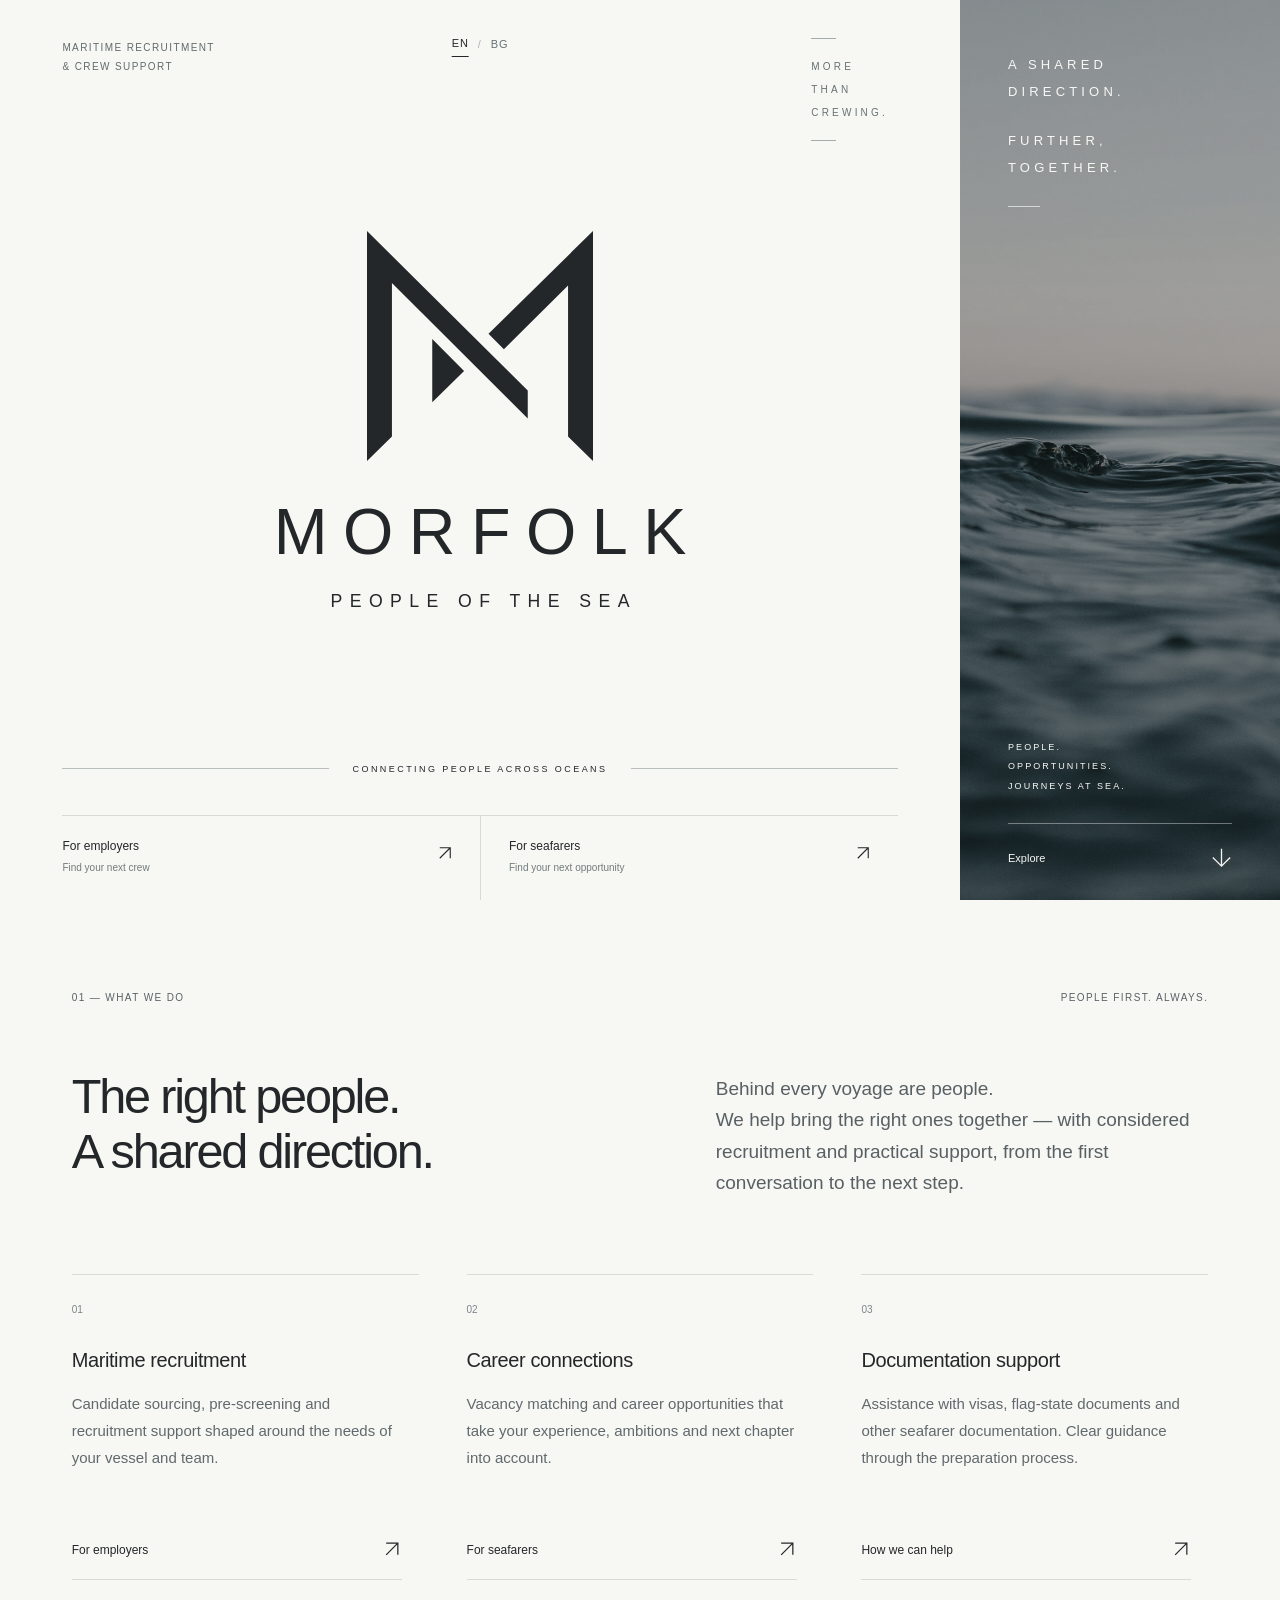
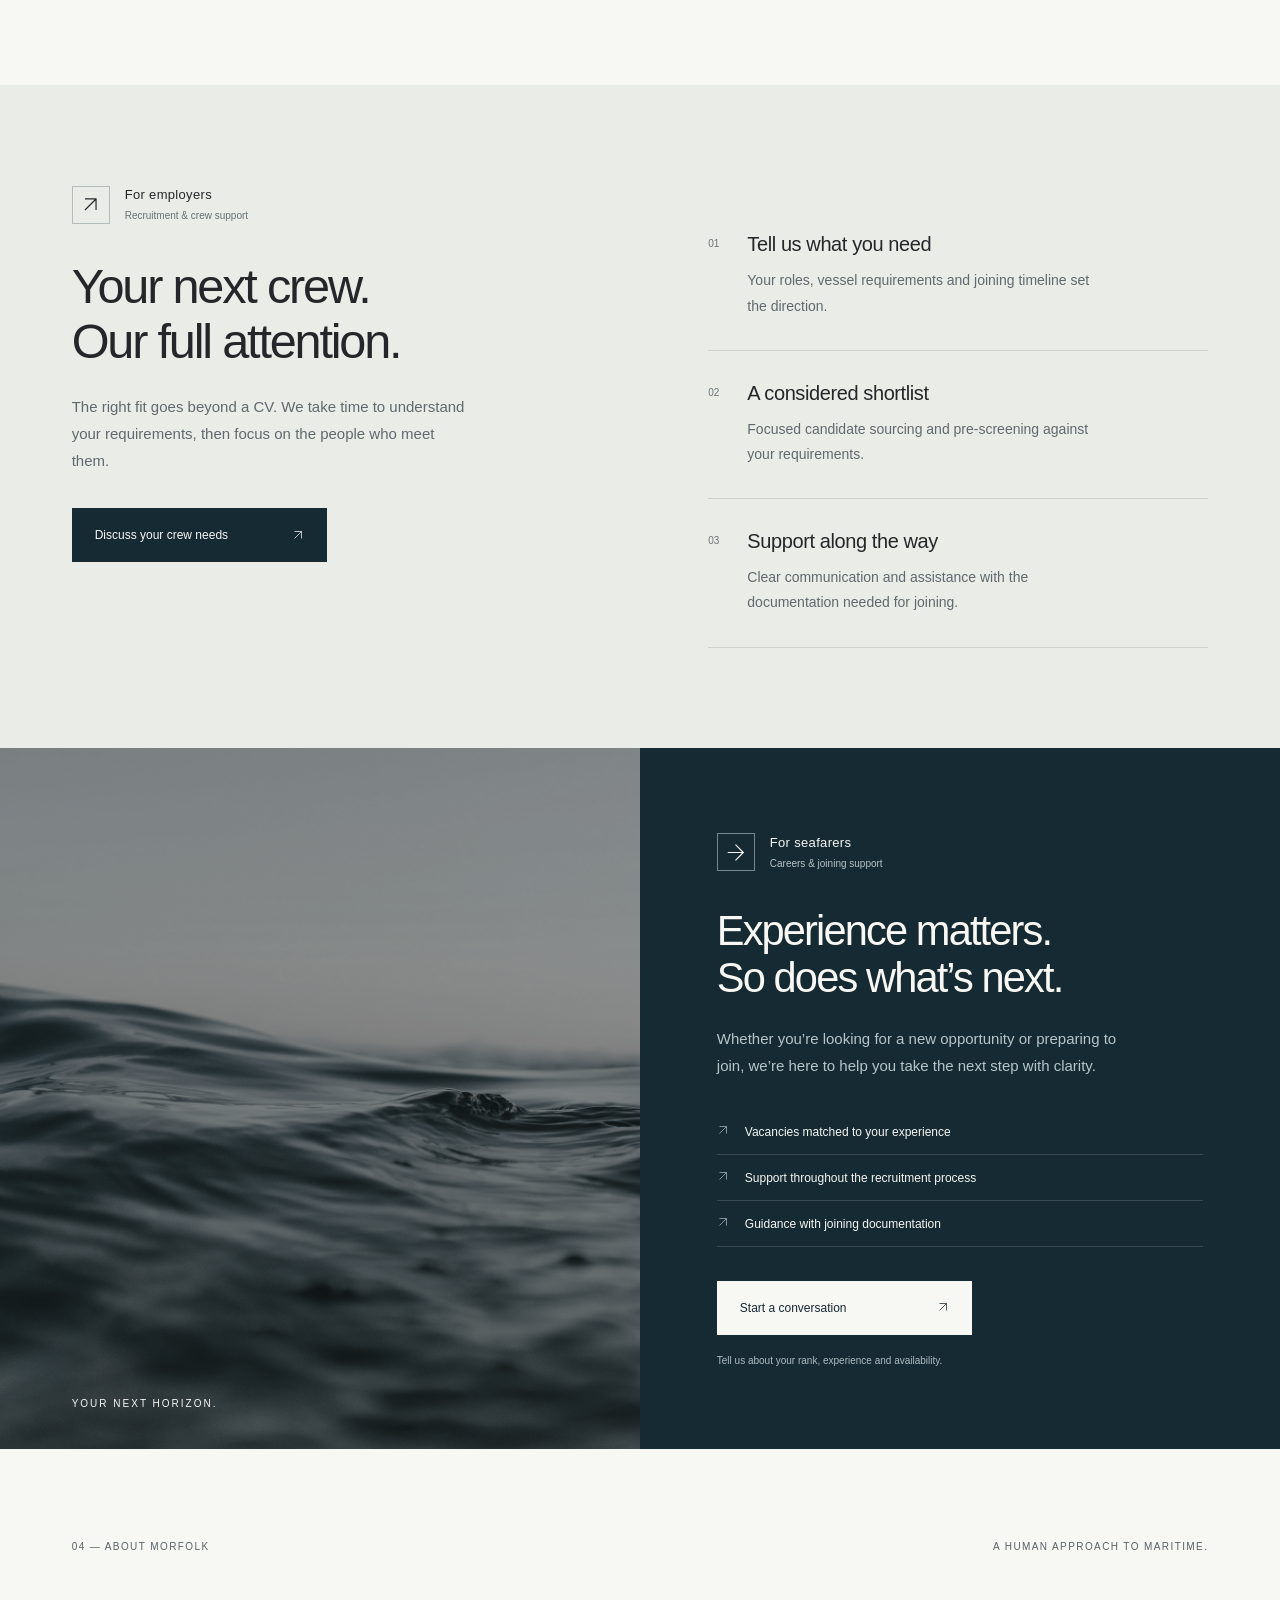
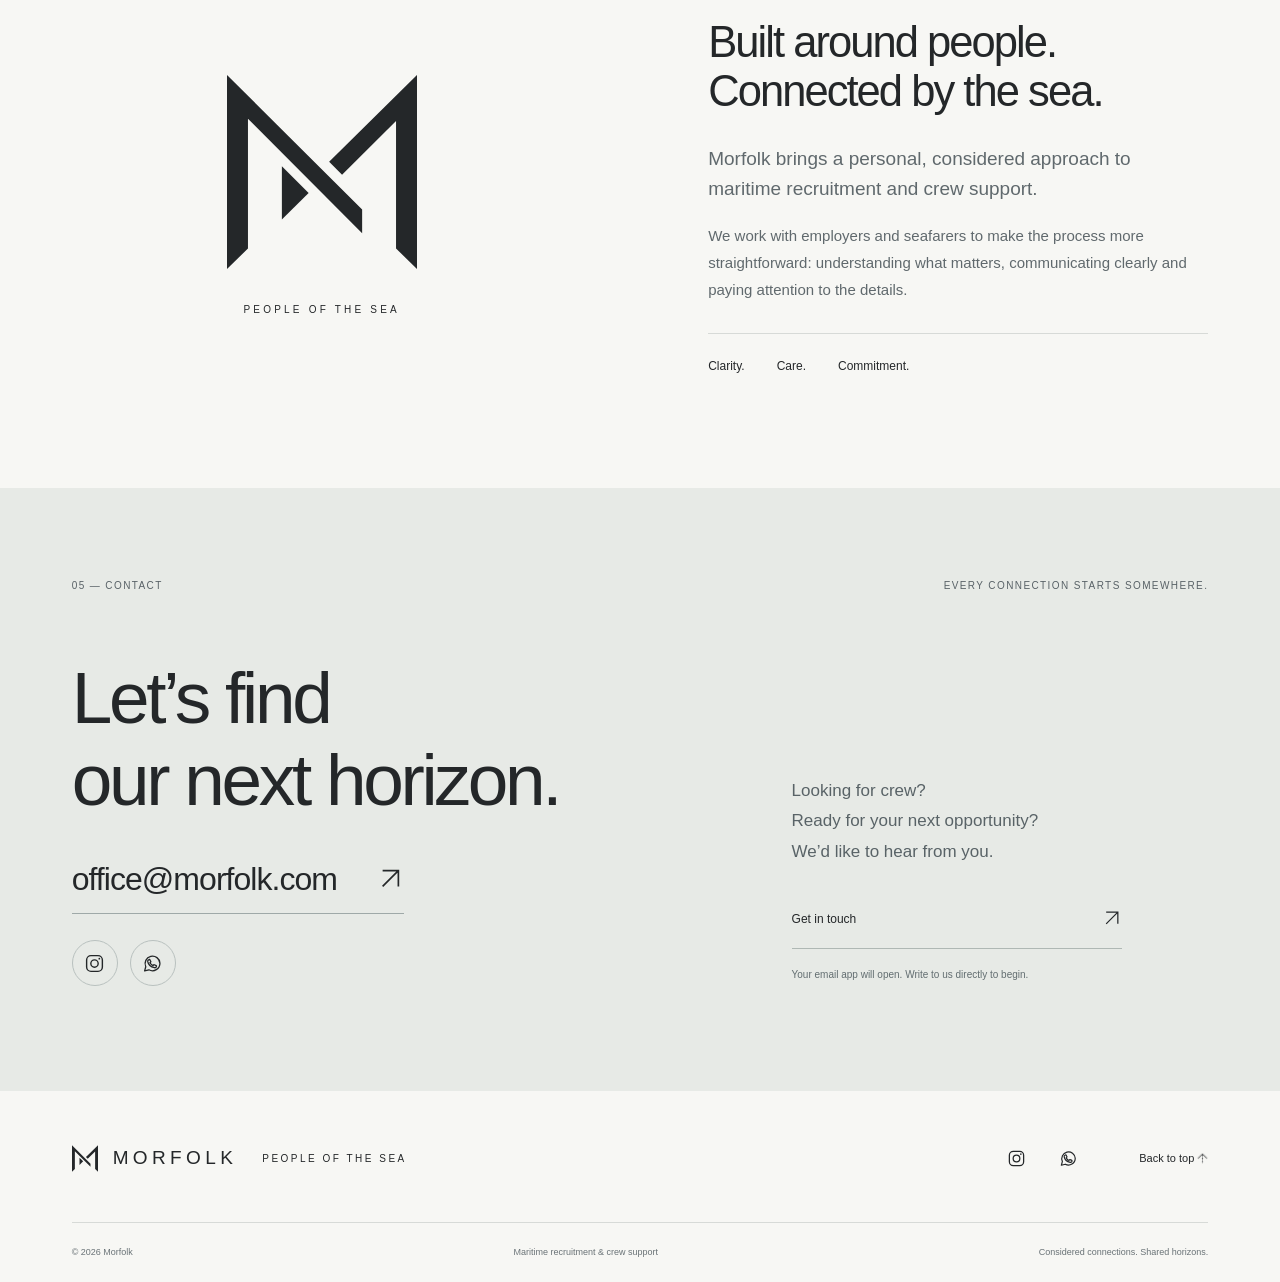
<file: index.html>
<!doctype html>
<html lang="en">
<head>
<meta charset="utf-8"><meta name="viewport" content="width=device-width, initial-scale=1">
<title>MORFOLK — Maritime Recruitment & Crew Support</title>
<meta name="description" content="People of the sea. Morfolk connects maritime employers and seafarers through recruitment, career opportunities and practical documentation support.">
<link rel="canonical" href="https://www.morfolk.com/">
<link rel="alternate" hreflang="en" href="https://www.morfolk.com/"><link rel="alternate" hreflang="bg" href="https://www.morfolk.com/bg.html"><link rel="alternate" hreflang="x-default" href="https://www.morfolk.com/">
<meta name="theme-color" content="#162A33">
<meta property="og:type" content="website"><meta property="og:title" content="MORFOLK — People of the sea"><meta property="og:description" content="Maritime recruitment & crew support. The right people. A shared direction."><meta property="og:image" content="https://www.morfolk.com/assets/social-card.png"><meta name="twitter:card" content="summary_large_image">
<link rel="icon" type="image/svg+xml" href="assets/mark.svg"><link rel="stylesheet" href="styles.css?v=20261029-social"><link rel="preload" as="image" href="assets/ocean.jpg"><script src="script.js" defer></script>
<meta property="og:url" content="https://www.morfolk.com/"><meta property="og:site_name" content="MORFOLK">
<script type="application/ld+json">{"@context": "https://schema.org", "@graph": [{"@type": "WebSite", "@id": "https://www.morfolk.com/#website", "url": "https://www.morfolk.com/", "name": "MORFOLK", "alternateName": "Morfolk", "inLanguage": ["en", "bg"], "publisher": {"@id": "https://www.morfolk.com/#organization"}}, {"@type": "Organization", "@id": "https://www.morfolk.com/#organization", "name": "MORFOLK", "url": "https://www.morfolk.com/", "logo": "https://www.morfolk.com/assets/mark.svg", "email": "office@morfolk.com", "description": "Maritime Recruitment & Crew Support"}]}</script>
</head>
<body>
<a class="skip" href="#main">Skip to content</a>
<header class="header"><a class="brand" href="#home" aria-label="Morfolk home"><img src="assets/mark.svg" width="30" height="31" alt=""><span>MORFOLK</span></a><button class="menu-toggle" aria-expanded="false" aria-controls="navigation">Menu <span>＋</span></button><nav id="navigation" aria-label="Main navigation"><a href="#approach">Our approach</a><a href="#employers">For employers</a><a href="#seafarers">For seafarers</a><a class="nav-contact" href="#contact">Let’s talk <span><i class="arrow arrow-ne" aria-hidden="true"></i></span></a><div class="language-switch" aria-label="Language"><a href="index.html" lang="en" hreflang="en" aria-current="page">EN</a><span aria-hidden="true">/</span><a href="bg.html" lang="bg" hreflang="bg">BG</a></div></nav></header>
<main id="main">
<section class="brand-cover" id="home" aria-labelledby="hero-title">
<div class="cover-paper">
<div class="language-switch" aria-label="Language"><a href="index.html" lang="en" hreflang="en" aria-current="page">EN</a><span aria-hidden="true">/</span><a href="bg.html" lang="bg" hreflang="bg">BG</a></div>
<div class="cover-caption">Maritime recruitment<br>& crew support</div>
<div class="cover-note">More<br>than<br>crewing.</div>
<div class="cover-identity"><img class="cover-mark" src="assets/mark.svg" width="426" height="434" alt=""><h1 id="hero-title">MORFOLK</h1><p class="cover-tagline">PEOPLE OF THE SEA</p></div>
<div class="cover-baseline"><span></span><p>Connecting people across oceans</p><span></span></div>
<div class="cover-paths"><a href="#employers"><span>For employers</span><small>Find your next crew</small><b aria-hidden="true"><i class="arrow arrow-ne" aria-hidden="true"></i></b></a><a href="#seafarers"><span>For seafarers</span><small>Find your next opportunity</small><b aria-hidden="true"><i class="arrow arrow-ne" aria-hidden="true"></i></b></a></div>
</div>
<div class="cover-ocean"><img src="assets/ocean.jpg" alt="Dark ocean waves beneath a quiet grey sky" fetchpriority="high"><div class="ocean-title">A shared<br>direction.<br><span>Further,<br>together.</span></div><div class="ocean-bottom"><p>People.<br>Opportunities.<br>Journeys at sea.</p><a href="#approach" aria-label="Discover Morfolk">Explore <span aria-hidden="true"><i class="arrow arrow-down" aria-hidden="true"></i></span></a></div></div>
</section>
<section class="section approach" id="approach"><div class="section-label"><span>01 — What we do</span><span>People first. Always.</span></div><div class="intro-grid reveal"><h2>The right people.<br>A shared direction.</h2><p class="lead">Behind every voyage are people.<br>We help bring the right ones together — with considered recruitment and practical support, from the first conversation to the next step.</p></div><div class="services"><article class="reveal"><span class="number">01</span><h3>Maritime recruitment</h3><p>Candidate sourcing, pre-screening and recruitment support shaped around the needs of your vessel and team.</p><a class="text-link" href="#employers">For employers <span><i class="arrow arrow-ne" aria-hidden="true"></i></span></a></article><article class="reveal"><span class="number">02</span><h3>Career connections</h3><p>Vacancy matching and career opportunities that take your experience, ambitions and next chapter into account.</p><a class="text-link" href="#seafarers">For seafarers <span><i class="arrow arrow-ne" aria-hidden="true"></i></span></a></article><article class="reveal"><span class="number">03</span><h3>Documentation support</h3><p>Assistance with visas, flag-state documents and other seafarer documentation. Clear guidance through the preparation process.</p><a class="text-link" href="#contact">How we can help <span><i class="arrow arrow-ne" aria-hidden="true"></i></span></a></article></div></section>
<section class="section audience employers" id="employers"><div class="audience-heading reveal"><div class="audience-label"><span class="audience-symbol" aria-hidden="true"><i class="arrow arrow-ne" aria-hidden="true"></i></span><div><span>For employers</span><small>Recruitment & crew support</small></div></div><h2>Your next crew.<br>Our full attention.</h2><p>The right fit goes beyond a CV. We take time to understand your requirements, then focus on the people who meet them.</p><a class="button dark" href="mailto:office@morfolk.com?subject=Crew%20requirements">Discuss your crew needs <span><i class="arrow arrow-ne" aria-hidden="true"></i></span></a></div><div class="process reveal"><div><span>01</span><section><h3>Tell us what you need</h3><p>Your roles, vessel requirements and joining timeline set the direction.</p></section></div><div><span>02</span><section><h3>A considered shortlist</h3><p>Focused candidate sourcing and pre-screening against your requirements.</p></section></div><div><span>03</span><section><h3>Support along the way</h3><p>Clear communication and assistance with the documentation needed for joining.</p></section></div></div></section>
<section class="seafarers" id="seafarers"><div class="sea-panel" aria-hidden="true"><img src="assets/ocean.jpg" alt="" loading="lazy"><span>YOUR NEXT HORIZON.</span></div><div class="seafarer-content reveal"><div class="audience-label"><span class="audience-symbol" aria-hidden="true"><i class="arrow arrow-right" aria-hidden="true"></i></span><div><span>For seafarers</span><small>Careers & joining support</small></div></div><h2>Experience matters.<br>So does what’s next.</h2><p>Whether you’re looking for a new opportunity or preparing to join, we’re here to help you take the next step with clarity.</p><ul class="simple-list"><li>Vacancies matched to your experience</li><li>Support throughout the recruitment process</li><li>Guidance with joining documentation</li></ul><a class="button light" href="mailto:office@morfolk.com?subject=Seafarer%20career%20enquiry">Start a conversation <span><i class="arrow arrow-ne" aria-hidden="true"></i></span></a><small>Tell us about your rank, experience and availability.</small></div></section>
<section class="section about" id="about"><div class="section-label"><span>04 — About Morfolk</span><span>A human approach to maritime.</span></div><div class="about-grid"><div class="brand-art reveal"><img src="assets/mark.svg" width="245" height="250" alt="Morfolk geometric M emblem"><span>PEOPLE OF THE SEA</span></div><div class="reveal"><h2>Built around people.<br>Connected by the sea.</h2><p class="lead">Morfolk brings a personal, considered approach to maritime recruitment and crew support.</p><p>We work with employers and seafarers to make the process more straightforward: understanding what matters, communicating clearly and paying attention to the details.</p><div class="values"><span>Clarity.</span><span>Care.</span><span>Commitment.</span></div></div></div></section>
<section class="section contact" id="contact"><div class="section-label"><span>05 — Contact</span><span>Every connection starts somewhere.</span></div><div class="contact-grid reveal"><div><h2>Let’s find<br>our next horizon.</h2><a class="email" href="mailto:office@morfolk.com">office@morfolk.com <span><i class="arrow arrow-ne" aria-hidden="true"></i></span></a><div class="social-links" aria-label="Social media"><a href="https://www.instagram.com/morfolk_com/" target="_blank" rel="noopener noreferrer" aria-label="MORFOLK on Instagram" title="Instagram"><svg viewBox="0 0 24 24" fill="none" stroke="currentColor" stroke-width="1.6" aria-hidden="true"><rect x="3" y="3" width="18" height="18" rx="5"/><circle cx="12" cy="12" r="4.2"/><circle cx="17.5" cy="6.5" r="1" fill="currentColor" stroke="none"/></svg></a><a href="https://wa.me/359895255242" target="_blank" rel="noopener noreferrer" aria-label="Chat with MORFOLK on WhatsApp" title="WhatsApp"><svg viewBox="0 0 24 24" fill="none" stroke="currentColor" stroke-width="1.5" stroke-linecap="round" stroke-linejoin="round" aria-hidden="true"><path d="M20.5 11.7a8.5 8.5 0 0 1-12.6 7.5L3 20.5l1.3-4.8a8.5 8.5 0 1 1 16.2-4Z"/><path d="M8 7.5c.4-.3.8-.2 1 .2l1 2c.2.3.1.5-.2.8l-.7.7c.8 1.5 1.8 2.5 3.5 3.3l.8-1c.2-.2.5-.3.8-.1l2 1c.3.2.4.5.3.9-.3 1.1-1.2 1.7-2.3 1.5-3.9-.7-7.1-3.8-7.7-7.2-.1-.8.6-1.7 1.5-2.1Z"/></svg></a></div></div><div class="contact-note"><p>Looking for crew?<br>Ready for your next opportunity?<br>We’d like to hear from you.</p><a class="text-link" href="mailto:office@morfolk.com">Get in touch <span><i class="arrow arrow-ne" aria-hidden="true"></i></span></a><small>Your email app will open. Write to us directly to begin.</small></div></div></section>
</main><footer class="footer"><div class="footer-top"><a class="brand" href="#home"><img src="assets/mark.svg" width="26" height="27" alt=""><span>MORFOLK</span></a><span class="footer-tag">PEOPLE OF THE SEA</span><div class="social-links" aria-label="Social media"><a href="https://www.instagram.com/morfolk_com/" target="_blank" rel="noopener noreferrer" aria-label="MORFOLK on Instagram" title="Instagram"><svg viewBox="0 0 24 24" fill="none" stroke="currentColor" stroke-width="1.6" aria-hidden="true"><rect x="3" y="3" width="18" height="18" rx="5"/><circle cx="12" cy="12" r="4.2"/><circle cx="17.5" cy="6.5" r="1" fill="currentColor" stroke="none"/></svg></a><a href="https://wa.me/359895255242" target="_blank" rel="noopener noreferrer" aria-label="Chat with MORFOLK on WhatsApp" title="WhatsApp"><svg viewBox="0 0 24 24" fill="none" stroke="currentColor" stroke-width="1.5" stroke-linecap="round" stroke-linejoin="round" aria-hidden="true"><path d="M20.5 11.7a8.5 8.5 0 0 1-12.6 7.5L3 20.5l1.3-4.8a8.5 8.5 0 1 1 16.2-4Z"/><path d="M8 7.5c.4-.3.8-.2 1 .2l1 2c.2.3.1.5-.2.8l-.7.7c.8 1.5 1.8 2.5 3.5 3.3l.8-1c.2-.2.5-.3.8-.1l2 1c.3.2.4.5.3.9-.3 1.1-1.2 1.7-2.3 1.5-3.9-.7-7.1-3.8-7.7-7.2-.1-.8.6-1.7 1.5-2.1Z"/></svg></a></div><a href="#home">Back to top <i class="arrow arrow-up" aria-hidden="true"></i></a></div><div class="footer-bottom"><span>© <span id="year">2026</span> Morfolk</span><span>Maritime recruitment & crew support</span><span>Considered connections. Shared horizons.</span></div></footer>
</body></html>
</file>
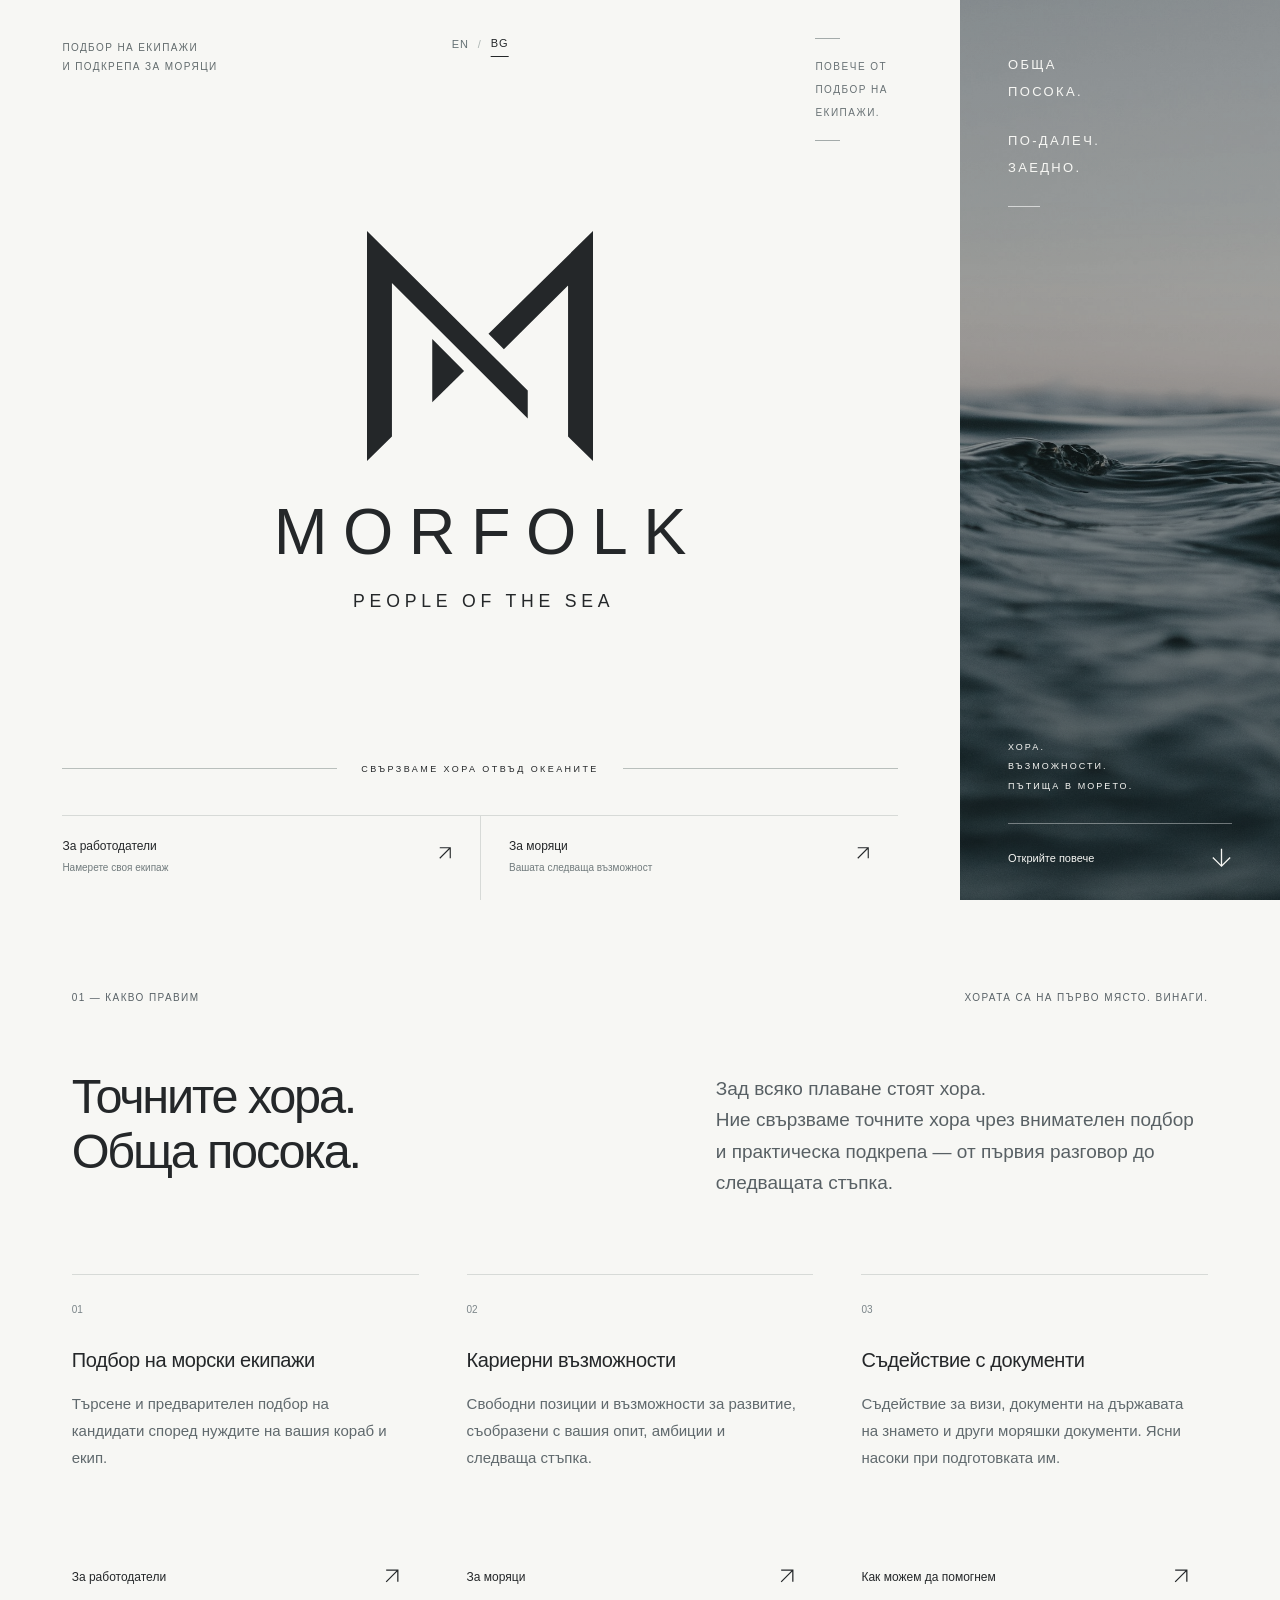
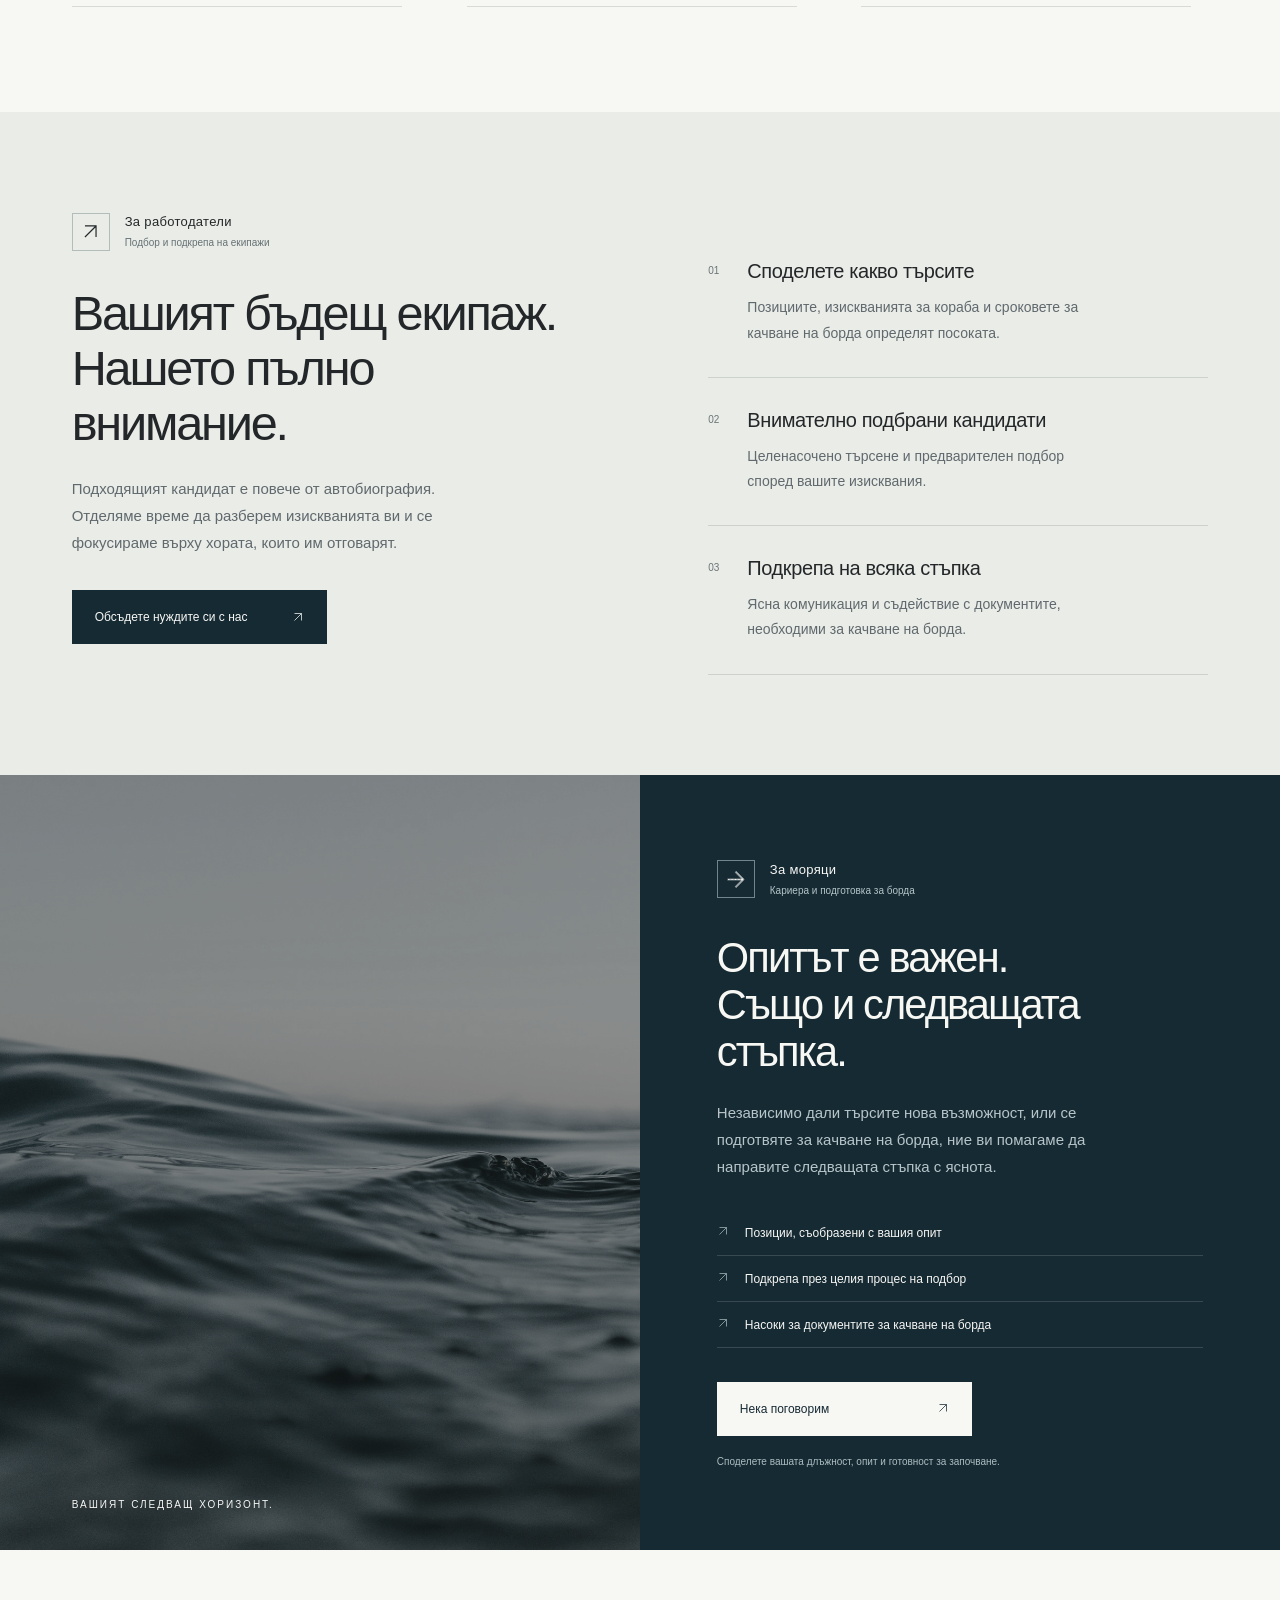
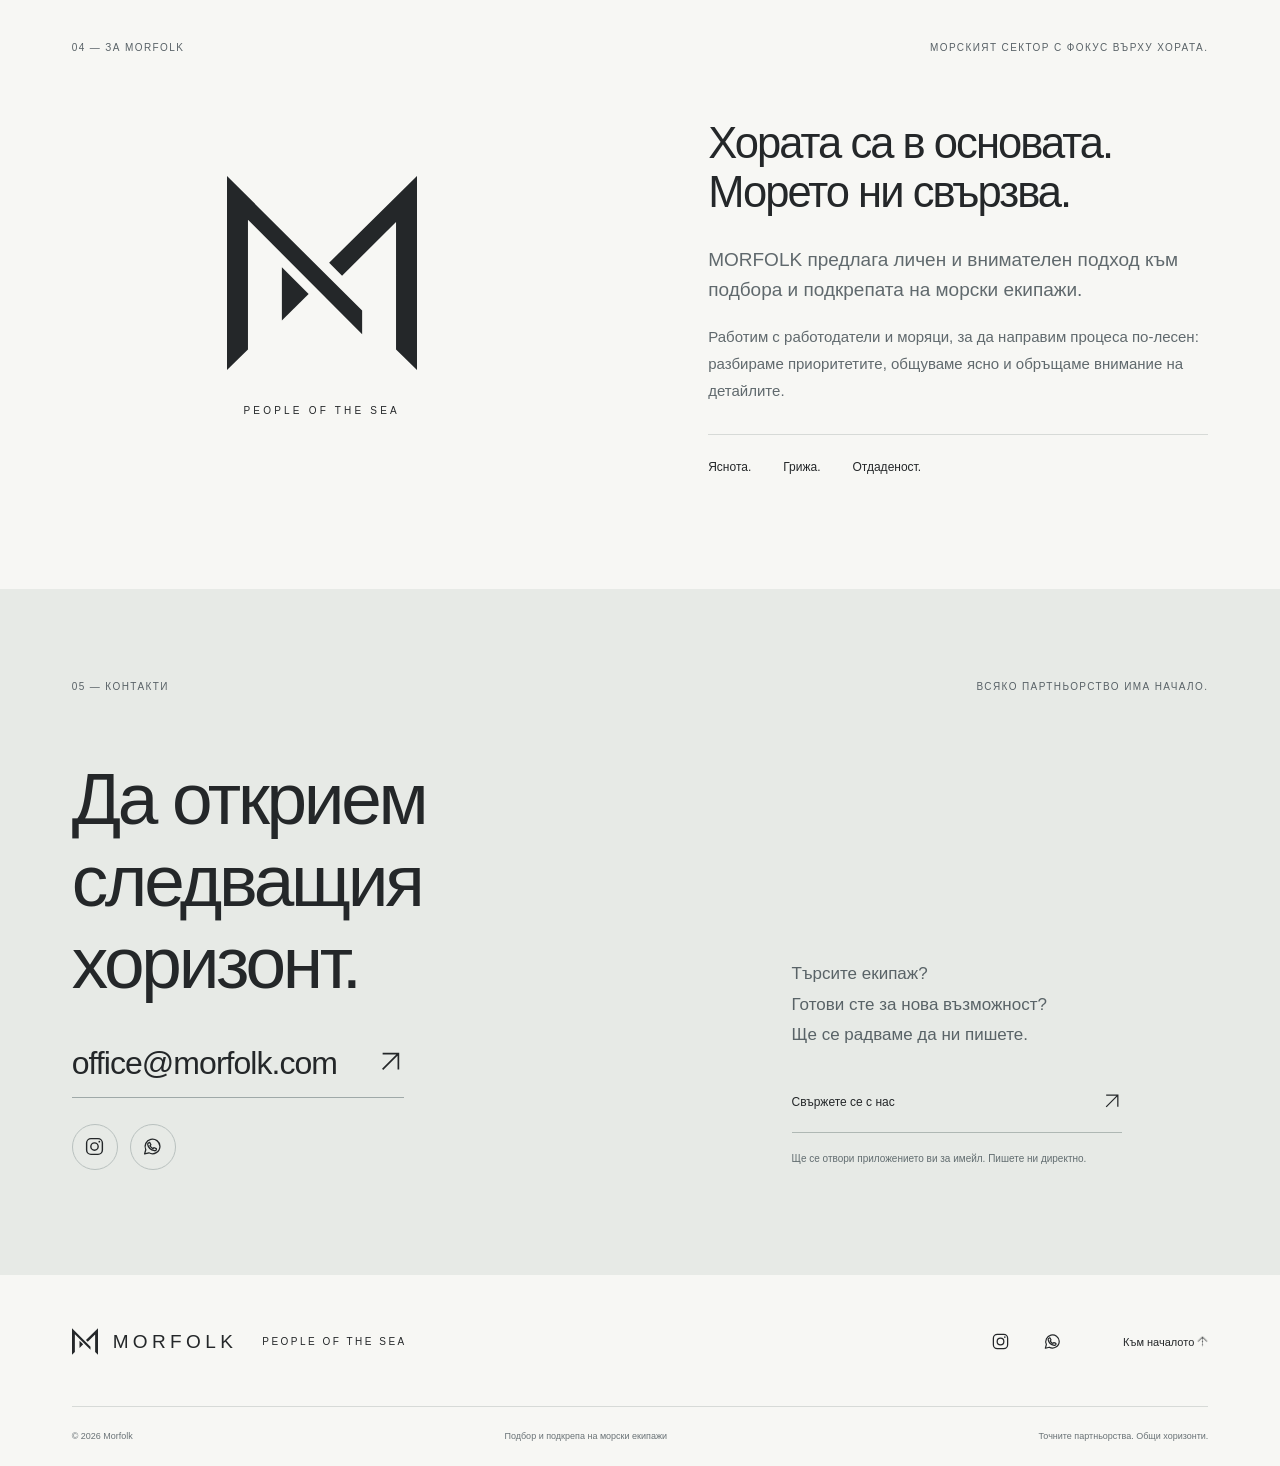
<file: bg.html>
<!doctype html>
<html lang="bg">
<head>
<meta charset="utf-8"><meta name="viewport" content="width=device-width, initial-scale=1">
<title>MORFOLK — Подбор и подкрепа на морски екипажи</title>
<meta name="description" content="People of the sea. MORFOLK свързва работодатели и моряци чрез подбор на екипажи, кариерни възможности и съдействие с документи.">
<link rel="canonical" href="https://www.morfolk.com/bg.html">
<link rel="alternate" hreflang="en" href="https://www.morfolk.com/"><link rel="alternate" hreflang="bg" href="https://www.morfolk.com/bg.html"><link rel="alternate" hreflang="x-default" href="https://www.morfolk.com/">
<meta name="theme-color" content="#162A33">
<meta property="og:type" content="website"><meta property="og:title" content="MORFOLK — People of the sea"><meta property="og:description" content="Подбор и подкрепа на морски екипажи. Точните хора. Обща посока."><meta property="og:image" content="https://www.morfolk.com/assets/social-card.png"><meta name="twitter:card" content="summary_large_image">
<link rel="icon" type="image/svg+xml" href="assets/mark.svg"><link rel="stylesheet" href="styles.css?v=20261029-social"><link rel="preload" as="image" href="assets/ocean.jpg"><script src="script.js" defer></script>
<meta property="og:url" content="https://www.morfolk.com/bg.html"><meta property="og:site_name" content="MORFOLK">
<script type="application/ld+json">{"@context": "https://schema.org", "@graph": [{"@type": "WebSite", "@id": "https://www.morfolk.com/#website", "url": "https://www.morfolk.com/", "name": "MORFOLK", "alternateName": "Morfolk", "inLanguage": ["en", "bg"], "publisher": {"@id": "https://www.morfolk.com/#organization"}}, {"@type": "Organization", "@id": "https://www.morfolk.com/#organization", "name": "MORFOLK", "url": "https://www.morfolk.com/", "logo": "https://www.morfolk.com/assets/mark.svg", "email": "office@morfolk.com", "description": "Maritime Recruitment & Crew Support"}]}</script>
</head>
<body>
<a class="skip" href="#main">Към съдържанието</a>
<header class="header"><a class="brand" href="#home" aria-label="MORFOLK — начало"><img src="assets/mark.svg" width="30" height="31" alt=""><span>MORFOLK</span></a><button class="menu-toggle" aria-expanded="false" aria-controls="navigation">Меню <span>＋</span></button><nav id="navigation" aria-label="Основна навигация"><a href="#approach">Нашият подход</a><a href="#employers">За работодатели</a><a href="#seafarers">За моряци</a><a class="nav-contact" href="#contact">Свържете се с нас <span><i class="arrow arrow-ne" aria-hidden="true"></i></span></a><div class="language-switch" aria-label="Език"><a href="index.html" lang="en" hreflang="en">EN</a><span aria-hidden="true">/</span><a href="bg.html" lang="bg" hreflang="bg" aria-current="page">BG</a></div></nav></header>
<main id="main">
<section class="brand-cover" id="home" aria-labelledby="hero-title">
<div class="cover-paper">
<div class="language-switch" aria-label="Език"><a href="index.html" lang="en" hreflang="en">EN</a><span aria-hidden="true">/</span><a href="bg.html" lang="bg" hreflang="bg" aria-current="page">BG</a></div>
<div class="cover-caption">Подбор на екипажи<br>и подкрепа за моряци</div>
<div class="cover-note">Повече от<br>подбор на<br>екипажи.</div>
<div class="cover-identity"><img class="cover-mark" src="assets/mark.svg" width="426" height="434" alt=""><h1 id="hero-title">MORFOLK</h1><p class="cover-tagline">PEOPLE OF THE SEA</p></div>
<div class="cover-baseline"><span></span><p>Свързваме хора отвъд океаните</p><span></span></div>
<div class="cover-paths"><a href="#employers"><span>За работодатели</span><small>Намерете своя екипаж</small><b aria-hidden="true"><i class="arrow arrow-ne" aria-hidden="true"></i></b></a><a href="#seafarers"><span>За моряци</span><small>Вашата следваща възможност</small><b aria-hidden="true"><i class="arrow arrow-ne" aria-hidden="true"></i></b></a></div>
</div>
<div class="cover-ocean"><img src="assets/ocean.jpg" alt="Тъмни морски вълни под спокойно сиво небе" fetchpriority="high"><div class="ocean-title">Обща<br>посока.<br><span>По-далеч.<br>Заедно.</span></div><div class="ocean-bottom"><p>Хора.<br>Възможности.<br>Пътища в морето.</p><a href="#approach" aria-label="Открийте MORFOLK">Открийте повече <span aria-hidden="true"><i class="arrow arrow-down" aria-hidden="true"></i></span></a></div></div>
</section>
<section class="section approach" id="approach"><div class="section-label"><span>01 — Какво правим</span><span>Хората са на първо място. Винаги.</span></div><div class="intro-grid reveal"><h2>Точните хора.<br>Обща посока.</h2><p class="lead">Зад всяко плаване стоят хора.<br>Ние свързваме точните хора чрез внимателен подбор и практическа подкрепа — от първия разговор до следващата стъпка.</p></div><div class="services"><article class="reveal"><span class="number">01</span><h3>Подбор на морски екипажи</h3><p>Търсене и предварителен подбор на кандидати според нуждите на вашия кораб и екип.</p><a class="text-link" href="#employers">За работодатели <span><i class="arrow arrow-ne" aria-hidden="true"></i></span></a></article><article class="reveal"><span class="number">02</span><h3>Кариерни възможности</h3><p>Свободни позиции и възможности за развитие, съобразени с вашия опит, амбиции и следваща стъпка.</p><a class="text-link" href="#seafarers">За моряци <span><i class="arrow arrow-ne" aria-hidden="true"></i></span></a></article><article class="reveal"><span class="number">03</span><h3>Съдействие с документи</h3><p>Съдействие за визи, документи на държавата на знамето и други моряшки документи. Ясни насоки при подготовката им.</p><a class="text-link" href="#contact">Как можем да помогнем <span><i class="arrow arrow-ne" aria-hidden="true"></i></span></a></article></div></section>
<section class="section audience employers" id="employers"><div class="audience-heading reveal"><div class="audience-label"><span class="audience-symbol" aria-hidden="true"><i class="arrow arrow-ne" aria-hidden="true"></i></span><div><span>За работодатели</span><small>Подбор и подкрепа на екипажи</small></div></div><h2>Вашият бъдещ екипаж.<br>Нашето пълно внимание.</h2><p>Подходящият кандидат е повече от автобиография. Отделяме време да разберем изискванията ви и се фокусираме върху хората, които им отговарят.</p><a class="button dark" href="mailto:office@morfolk.com?subject=%D0%97%D0%B0%D0%BF%D0%B8%D1%82%D0%B2%D0%B0%D0%BD%D0%B5%20%D0%B7%D0%B0%20%D0%BF%D0%BE%D0%B4%D0%B1%D0%BE%D1%80%20%D0%BD%D0%B0%20%D0%B5%D0%BA%D0%B8%D0%BF%D0%B0%D0%B6">Обсъдете нуждите си с нас <span><i class="arrow arrow-ne" aria-hidden="true"></i></span></a></div><div class="process reveal"><div><span>01</span><section><h3>Споделете какво търсите</h3><p>Позициите, изискванията за кораба и сроковете за качване на борда определят посоката.</p></section></div><div><span>02</span><section><h3>Внимателно подбрани кандидати</h3><p>Целенасочено търсене и предварителен подбор според вашите изисквания.</p></section></div><div><span>03</span><section><h3>Подкрепа на всяка стъпка</h3><p>Ясна комуникация и съдействие с документите, необходими за качване на борда.</p></section></div></div></section>
<section class="seafarers" id="seafarers"><div class="sea-panel" aria-hidden="true"><img src="assets/ocean.jpg" alt="" loading="lazy"><span>ВАШИЯТ СЛЕДВАЩ ХОРИЗОНТ.</span></div><div class="seafarer-content reveal"><div class="audience-label"><span class="audience-symbol" aria-hidden="true"><i class="arrow arrow-right" aria-hidden="true"></i></span><div><span>За моряци</span><small>Кариера и подготовка за борда</small></div></div><h2>Опитът е важен.<br>Също и следващата стъпка.</h2><p>Независимо дали търсите нова възможност, или се подготвяте за качване на борда, ние ви помагаме да направите следващата стъпка с яснота.</p><ul class="simple-list"><li>Позиции, съобразени с вашия опит</li><li>Подкрепа през целия процес на подбор</li><li>Насоки за документите за качване на борда</li></ul><a class="button light" href="mailto:office@morfolk.com?subject=%D0%97%D0%B0%D0%BF%D0%B8%D1%82%D0%B2%D0%B0%D0%BD%D0%B5%20%D0%B7%D0%B0%20%D1%80%D0%B0%D0%B1%D0%BE%D1%82%D0%B0%20%D0%BD%D0%B0%20%D0%BC%D0%BE%D1%80%D0%B5">Нека поговорим <span><i class="arrow arrow-ne" aria-hidden="true"></i></span></a><small>Споделете вашата длъжност, опит и готовност за започване.</small></div></section>
<section class="section about" id="about"><div class="section-label"><span>04 — За MORFOLK</span><span>Морският сектор с фокус върху хората.</span></div><div class="about-grid"><div class="brand-art reveal"><img src="assets/mark.svg" width="245" height="250" alt="Геометричният знак M на MORFOLK"><span>PEOPLE OF THE SEA</span></div><div class="reveal"><h2>Хората са в основата.<br>Морето ни свързва.</h2><p class="lead">MORFOLK предлага личен и внимателен подход към подбора и подкрепата на морски екипажи.</p><p>Работим с работодатели и моряци, за да направим процеса по-лесен: разбираме приоритетите, общуваме ясно и обръщаме внимание на детайлите.</p><div class="values"><span>Яснота.</span><span>Грижа.</span><span>Отдаденост.</span></div></div></div></section>
<section class="section contact" id="contact"><div class="section-label"><span>05 — Контакти</span><span>Всяко партньорство има начало.</span></div><div class="contact-grid reveal"><div><h2>Да открием<br>следващия хоризонт.</h2><a class="email" href="mailto:office@morfolk.com">office@morfolk.com <span><i class="arrow arrow-ne" aria-hidden="true"></i></span></a><div class="social-links" aria-label="Social media"><a href="https://www.instagram.com/morfolk_com/" target="_blank" rel="noopener noreferrer" aria-label="MORFOLK on Instagram" title="Instagram"><svg viewBox="0 0 24 24" fill="none" stroke="currentColor" stroke-width="1.6" aria-hidden="true"><rect x="3" y="3" width="18" height="18" rx="5"/><circle cx="12" cy="12" r="4.2"/><circle cx="17.5" cy="6.5" r="1" fill="currentColor" stroke="none"/></svg></a><a href="https://wa.me/359895255242" target="_blank" rel="noopener noreferrer" aria-label="Chat with MORFOLK on WhatsApp" title="WhatsApp"><svg viewBox="0 0 24 24" fill="none" stroke="currentColor" stroke-width="1.5" stroke-linecap="round" stroke-linejoin="round" aria-hidden="true"><path d="M20.5 11.7a8.5 8.5 0 0 1-12.6 7.5L3 20.5l1.3-4.8a8.5 8.5 0 1 1 16.2-4Z"/><path d="M8 7.5c.4-.3.8-.2 1 .2l1 2c.2.3.1.5-.2.8l-.7.7c.8 1.5 1.8 2.5 3.5 3.3l.8-1c.2-.2.5-.3.8-.1l2 1c.3.2.4.5.3.9-.3 1.1-1.2 1.7-2.3 1.5-3.9-.7-7.1-3.8-7.7-7.2-.1-.8.6-1.7 1.5-2.1Z"/></svg></a></div></div><div class="contact-note"><p>Търсите екипаж?<br>Готови сте за нова възможност?<br>Ще се радваме да ни пишете.</p><a class="text-link" href="mailto:office@morfolk.com">Свържете се с нас <span><i class="arrow arrow-ne" aria-hidden="true"></i></span></a><small>Ще се отвори приложението ви за имейл. Пишете ни директно.</small></div></div></section>
</main><footer class="footer"><div class="footer-top"><a class="brand" href="#home"><img src="assets/mark.svg" width="26" height="27" alt=""><span>MORFOLK</span></a><span class="footer-tag">PEOPLE OF THE SEA</span><div class="social-links" aria-label="Social media"><a href="https://www.instagram.com/morfolk_com/" target="_blank" rel="noopener noreferrer" aria-label="MORFOLK on Instagram" title="Instagram"><svg viewBox="0 0 24 24" fill="none" stroke="currentColor" stroke-width="1.6" aria-hidden="true"><rect x="3" y="3" width="18" height="18" rx="5"/><circle cx="12" cy="12" r="4.2"/><circle cx="17.5" cy="6.5" r="1" fill="currentColor" stroke="none"/></svg></a><a href="https://wa.me/359895255242" target="_blank" rel="noopener noreferrer" aria-label="Chat with MORFOLK on WhatsApp" title="WhatsApp"><svg viewBox="0 0 24 24" fill="none" stroke="currentColor" stroke-width="1.5" stroke-linecap="round" stroke-linejoin="round" aria-hidden="true"><path d="M20.5 11.7a8.5 8.5 0 0 1-12.6 7.5L3 20.5l1.3-4.8a8.5 8.5 0 1 1 16.2-4Z"/><path d="M8 7.5c.4-.3.8-.2 1 .2l1 2c.2.3.1.5-.2.8l-.7.7c.8 1.5 1.8 2.5 3.5 3.3l.8-1c.2-.2.5-.3.8-.1l2 1c.3.2.4.5.3.9-.3 1.1-1.2 1.7-2.3 1.5-3.9-.7-7.1-3.8-7.7-7.2-.1-.8.6-1.7 1.5-2.1Z"/></svg></a></div><a href="#home">Към началото <i class="arrow arrow-up" aria-hidden="true"></i></a></div><div class="footer-bottom"><span>© <span id="year">2026</span> Morfolk</span><span>Подбор и подкрепа на морски екипажи</span><span>Точните партньорства. Общи хоризонти.</span></div></footer>
</body></html>
</file>
<file: styles.css>
:root{--paper:#F7F7F4;--ink:#242729;--ocean:#162A33;--steel:#7B8589;--line:#d7dad7;--gutter:clamp(24px,5.6vw,88px)}*{box-sizing:border-box}html{scroll-behavior:smooth;scroll-padding-top:88px}body{margin:0;background:var(--paper);color:var(--ink);font-family:Arial,Helvetica,sans-serif;-webkit-font-smoothing:antialiased}a{color:inherit;text-decoration:none}button{font:inherit}img{display:block;max-width:100%}h1,h2,h3,p{margin:0}a,button{-webkit-tap-highlight-color:transparent}a:focus-visible,button:focus-visible{outline:2px solid #7b999e;outline-offset:6px}::selection{background:#bacbd0;color:var(--ocean)}.skip{position:fixed;top:-100px;left:20px;z-index:100;background:var(--paper);padding:16px}.skip:focus{top:12px}.header{height:94px;padding:0 var(--gutter);display:flex;align-items:center;justify-content:space-between;background:var(--paper);position:relative;z-index:20}.brand{display:flex;align-items:center;gap:15px}.brand span{font-size:23px;letter-spacing:.23em}.header nav{display:flex;align-items:center;gap:35px;font-size:12px}.header nav a{padding:12px 0}.header nav a:hover{color:var(--steel)}.nav-contact{margin-left:23px;border-bottom:1px solid var(--ink);min-width:105px;display:flex;justify-content:space-between}.menu-toggle{display:none}.hero{position:relative;min-height:690px;height:calc(100svh - 94px);max-height:1000px;color:var(--paper);display:flex;flex-direction:column;overflow:hidden;background:var(--ocean);padding:40px var(--gutter) 26px}.hero-photo,.hero-shade{position:absolute;inset:0;width:100%;height:100%;object-fit:cover}.hero-photo{filter:saturate(.3) brightness(.66);object-position:center 57%}.hero-shade{background:linear-gradient(90deg,rgba(8,24,31,.44),rgba(8,24,31,.06)),linear-gradient(0deg,rgba(8,24,31,.5),transparent 50%)}.hero-top,.hero-content,.hero-foot{position:relative}.hero-top,.hero-foot{display:flex;justify-content:space-between;gap:20px}.eyebrow,.section-label,.hero-foot,.hero-coordinate{font-size:10px;letter-spacing:.14em;text-transform:uppercase;line-height:1.5}.hero-top{padding-bottom:30px;border-bottom:1px solid #ffffff40}.hero-content{margin:auto 0;padding:42px 0}h1{font-weight:400;font-size:clamp(74px,9.35vw,150px);letter-spacing:-.055em;line-height:.97}.period{color:#a1b7bb}.hero-bottom{display:flex;justify-content:space-between;align-items:end;margin-top:40px;max-width:960px}.hero-bottom p{font-size:16px;line-height:1.65;color:#e4e8e7}.light-link{display:flex;justify-content:space-between;gap:60px;border-bottom:1px solid #ffffff80;padding-bottom:14px;font-size:12px}.light-link span{font-size:20px}.hero-foot{color:#c1cdd0;font-size:9px;letter-spacing:.11em}.section{padding:90px var(--gutter) 105px}.section-label{display:flex;justify-content:space-between;color:#596267;margin-bottom:64px;font-size:10px}.intro-grid{display:grid;grid-template-columns:1.1fr 1fr;gap:9%}h2{font-size:clamp(35px,3.8vw,60px);font-weight:400;line-height:1.13;letter-spacing:-.045em}.lead{font-size:19px;line-height:1.65;color:#586064}.intro-grid .lead{max-width:485px;padding-top:4px}.services{display:grid;grid-template-columns:repeat(3,1fr);gap:48px;margin-top:76px}.services article{border-top:1px solid var(--line);padding-top:24px}.number{font-size:10px;color:var(--steel)}h3{font-size:20px;font-weight:400;letter-spacing:-.02em}.services h3{margin:32px 0 18px}.services p,.audience p,.seafarer-content p,.about p{font-size:15px;line-height:1.8;color:#60696d}.services p{min-height:108px;max-width:330px}.text-link{display:flex;align-items:center;justify-content:space-between;font-size:12px;padding:18px 0;border-bottom:1px solid var(--line);margin-top:22px;max-width:330px}.text-link span{font-size:20px}.text-link:hover span,.button:hover span{transform:translate(3px,-3px)}.text-link span,.button span{transition:transform .25s}.employers{background:#eaece8;display:grid;grid-template-columns:1fr 1fr;gap:12%;padding-top:100px;padding-bottom:100px}.audience-heading h2{margin:35px 0 24px}.audience-heading p{max-width:400px}.button{display:inline-flex;gap:45px;align-items:center;justify-content:space-between;padding:20px 23px;font-size:12px;margin-top:34px;min-width:255px;transition:background .2s}.button.dark{background:var(--ocean);color:var(--paper)}.button.dark:hover{background:#28424c}.process{padding-top:17px}.process>div{display:flex;gap:28px;padding:31px 0;border-bottom:1px solid #cdd2ce}.process>div>span{font-size:10px;color:#6b7477;padding-top:5px}.process p{margin-top:12px;font-size:14px;max-width:365px}.seafarers{display:grid;grid-template-columns:1fr 1fr;background:var(--ocean);color:var(--paper)}.sea-panel{position:relative;min-height:640px;overflow:hidden}.sea-panel img{height:100%;width:100%;object-fit:cover;object-position:25% center;filter:saturate(.25) brightness(.69);transform:scale(1.08)}.sea-panel:after{content:'';position:absolute;inset:0;background:#162a3325}.sea-panel>span{position:absolute;bottom:40px;left:var(--gutter);font-size:10px;letter-spacing:.2em;z-index:1}.seafarer-content{padding:85px 12% 80px}.seafarer-content .eyebrow{color:#b7c5c9}.seafarer-content h2{margin:35px 0 24px;font-size:clamp(34px,3.25vw,52px)}.seafarer-content p{color:#b7c5c9;max-width:410px}.simple-list{padding:0;list-style:none;margin:30px 0 0}.simple-list li{font-size:12px;border-bottom:1px solid #ffffff25;padding:15px 0}.simple-list li:before{content:'';margin-right:16px;color:#a4b8bd;display:inline-block;width:12px;height:12px;background:currentColor;mask:url("data:image/svg+xml,%3Csvg xmlns='http://www.w3.org/2000/svg' viewBox='0 0 24 24'%3E%3Cpath d='M5 19L19 5M5 5h14v14' fill='none' stroke='black' stroke-width='1.5'/%3E%3C/svg%3E") center/contain no-repeat;-webkit-mask:url("data:image/svg+xml,%3Csvg xmlns='http://www.w3.org/2000/svg' viewBox='0 0 24 24'%3E%3Cpath d='M5 19L19 5M5 5h14v14' fill='none' stroke='black' stroke-width='1.5'/%3E%3C/svg%3E") center/contain no-repeat}.button.light{background:var(--paper);color:var(--ocean)}.button.light:hover{background:#dce5e5}small{display:block;font-size:10px;line-height:1.6}.seafarer-content small{margin-top:18px;color:#acbdc2}.about{padding-bottom:115px}.about-grid{display:grid;grid-template-columns:1fr 1fr;gap:12%;align-items:center}.brand-art{display:flex;align-items:center;flex-direction:column;padding:30px 20px}.brand-art img{width:190px;height:auto}.brand-art span{font-size:10px;letter-spacing:.32em;margin-top:35px}.about h2{font-size:clamp(34px,3.4vw,54px);margin-bottom:28px}.about .lead{font-size:19px;line-height:1.6;margin-bottom:17px}.values{display:flex;gap:32px;margin-top:30px;border-top:1px solid var(--line);padding-top:25px;font-size:12px}.contact{background:#e7eae6}.contact-grid{display:grid;grid-template-columns:1.4fr 1fr;gap:12%;align-items:end}.contact h2{font-size:clamp(48px,5.7vw,88px)}.email{display:inline-flex;gap:40px;align-items:center;font-size:clamp(21px,2.5vw,36px);letter-spacing:-.03em;border-bottom:1px solid #9fa9a8;padding-bottom:15px;margin-top:40px}.email span{font-size:27px}.contact-note{padding-bottom:3px}.contact-note p{font-size:17px;line-height:1.8;color:#596367}.contact-note .text-link{border-color:#afb8b4}.contact-note small{color:#626d70;margin-top:18px}.footer{padding:45px var(--gutter) 25px}.footer-top,.footer-bottom{display:flex;justify-content:space-between;align-items:center;gap:25px}.footer-top>.brand span{font-size:19px}.footer-top>a:last-child{font-size:11px}.footer-tag{font-size:10px;letter-spacing:.25em}.footer-bottom{margin-top:42px;border-top:1px solid var(--line);padding-top:24px;color:#697276;font-size:9px}.reveal{transition:opacity .75s,transform .75s}.motion-ready .reveal:not(.visible){opacity:0;transform:translateY(20px)}@media(min-width:1600px){.section,.footer,.header{padding-left:max(var(--gutter),calc((100vw - 1440px)/2));padding-right:max(var(--gutter),calc((100vw - 1440px)/2))}}@media(max-width:1000px){.header nav{gap:20px}.nav-contact{margin-left:0}.services{gap:25px}.services p{min-height:135px}.employers{gap:7%}.seafarer-content{padding:65px 9%}.sea-panel{min-height:650px}.hero{min-height:650px}.hero-bottom{max-width:none}.about-grid{gap:7%}.values{gap:22px}}@media(max-width:700px){html{scroll-padding-top:20px}.header{height:78px}.brand span{font-size:20px}.brand img{width:25px}.menu-toggle{display:flex;align-items:center;gap:18px;background:none;border:0;padding:12px 0;font-size:12px}.menu-toggle span{font-size:22px}.header nav{display:none;position:absolute;top:78px;left:0;right:0;background:var(--paper);padding:18px var(--gutter) 30px;box-shadow:0 14px 20px #162a3315}.header nav.open{display:flex;align-items:stretch;flex-direction:column;gap:5px}.header nav a{padding:16px 0;border-bottom:1px solid var(--line)}.nav-contact{min-width:0}.hero{height:calc(100svh - 78px);min-height:650px;max-height:860px;padding-top:25px;padding-bottom:22px}.hero-top{padding-bottom:23px}.eyebrow{font-size:9px}.hero-coordinate{display:none}h1{font-size:clamp(44px,12.3vw,86px);line-height:1.03;letter-spacing:-.055em}.hero-bottom{display:block;margin-top:29px}.hero-bottom p{font-size:15px}.light-link{margin-top:37px;width:195px;gap:25px}.hero-foot{font-size:8px;letter-spacing:.04em}.hero-photo{object-position:57% center}.section{padding-top:62px;padding-bottom:65px}.section-label{margin-bottom:38px;font-size:9px;gap:22px}.section-label span:last-child{display:none}.intro-grid{grid-template-columns:1fr;gap:24px}.intro-grid .lead{font-size:17px}h2{font-size:38px}.services{grid-template-columns:1fr;margin-top:40px;gap:36px}.services article{padding-top:18px;position:relative;padding-left:36px}.number{position:absolute;left:0;top:23px}.services h3{margin:0 0 13px;font-size:21px}.services p{min-height:0;max-width:none;font-size:14px}.services .text-link{margin-top:9px;max-width:none}.employers{grid-template-columns:1fr;gap:28px}.audience-heading h2{margin-top:25px}.process{padding-top:0}.process>div{padding:24px 0}.seafarers{grid-template-columns:1fr}.sea-panel{min-height:0;height:280px}.sea-panel img{object-position:center 65%}.sea-panel>span{bottom:25px;font-size:9px}.seafarer-content{padding:55px var(--gutter) 65px}.seafarer-content h2{font-size:37px;margin-top:25px}.about-grid{grid-template-columns:1fr;gap:40px}.brand-art{padding:15px 0 35px}.brand-art img{width:130px}.brand-art span{font-size:8px}.about h2{font-size:36px}.about .lead{font-size:17px}.contact-grid{grid-template-columns:1fr;gap:42px}.contact h2{font-size:53px}.email{font-size:clamp(20px,6.4vw,25px);gap:20px;margin-top:30px}.contact-note p{font-size:16px}.footer{padding-top:35px}.footer-top{flex-wrap:wrap}.footer-tag{display:none}.footer-bottom{margin-top:28px;flex-wrap:wrap;gap:14px;line-height:1.5}.footer-bottom span:last-child{width:100%}}@media(prefers-reduced-motion:reduce){html{scroll-behavior:auto}*,*:before,*:after{transition:none!important;animation:none!important}.motion-ready .reveal:not(.visible){opacity:1;transform:none}}

/* V2 — brand-book cover */
.header{height:82px;border-bottom:1px solid var(--line)}
.header .brand span{font-size:17px;letter-spacing:.27em}.header .brand img{width:24px;height:auto}
.brand-cover{display:grid;grid-template-columns:minmax(0,1fr) 25%;min-height:720px;height:calc(100svh - 82px);max-height:1050px;background:var(--paper)}
.cover-paper{position:relative;padding:38px 6.5% 0;display:flex;flex-direction:column;min-width:0}
.cover-caption{font-size:10px;line-height:1.9;letter-spacing:.14em;text-transform:uppercase;color:#626b6d}
.cover-note{position:absolute;right:7.5%;top:38px;font-size:10px;line-height:2.3;letter-spacing:.32em;text-transform:uppercase;color:#687174}
.cover-note:before,.cover-note:after{content:'';display:block;width:25px;height:1px;background:#a4abaa;margin:0 0 16px}.cover-note:after{margin:16px 0 0}
.cover-identity{display:flex;flex-direction:column;align-items:center;justify-content:center;flex:1;padding:36px 0 28px}
.cover-mark{width:clamp(165px,17.7vw,285px);height:auto;margin-bottom:34px}
.cover-identity h1{font-size:clamp(37px,5.05vw,81px);font-weight:400;letter-spacing:.24em;line-height:1.15;text-indent:.24em}
.cover-tagline{font-size:clamp(11px,1.38vw,21px);letter-spacing:.42em;text-indent:.42em;margin-top:18px;line-height:1.5}
.cover-baseline{display:flex;align-items:center;gap:24px;margin-bottom:38px}.cover-baseline span{height:1px;background:#b9bfbc;flex:1}.cover-baseline p{text-transform:uppercase;font-size:9px;letter-spacing:.27em;text-align:center;line-height:1.8}
.cover-paths{display:grid;grid-template-columns:1fr 1fr;border-top:1px solid var(--line)}.cover-paths a{position:relative;padding:23px 30px 24px 0;display:grid;gap:7px}.cover-paths a+a{border-left:1px solid var(--line);padding-left:28px}.cover-paths a>span{font-size:12px}.cover-paths small{font-size:10px;color:#717b7d}.cover-paths b{position:absolute;right:26px;top:28px;font-size:18px;font-weight:400;transition:transform .25s}.cover-paths a:hover b{transform:translate(3px,-3px)}
.cover-ocean{position:relative;overflow:hidden;color:var(--paper);padding:51px 15% 30px;display:flex;flex-direction:column;justify-content:space-between;background:var(--ocean)}.cover-ocean>img{position:absolute;inset:0;width:100%;height:100%;object-fit:cover;object-position:61% center;filter:saturate(.4) brightness(.7)}.cover-ocean:after{content:'';position:absolute;inset:0;background:linear-gradient(180deg,#162a3310,#162a3300 40%,#162a3350);pointer-events:none}.ocean-title,.ocean-bottom{position:relative;z-index:1}.ocean-title{font-size:13px;text-transform:uppercase;letter-spacing:.32em;line-height:2.1}.ocean-title span{display:block;margin-top:21px}.ocean-title:after{content:'';display:block;background:#ffffff9c;width:32px;height:1px;margin-top:25px}.ocean-bottom p{font-size:9px;line-height:2.2;letter-spacing:.23em;text-transform:uppercase}.ocean-bottom a{display:flex;justify-content:space-between;align-items:center;border-top:1px solid #ffffff60;padding-top:22px;margin-top:26px;font-size:11px}.ocean-bottom a span{font-size:21px}
.audience-label{display:flex;gap:15px;align-items:center}.audience-symbol{display:grid;place-items:center;width:38px;height:38px;border:1px solid #b2bcba;font-size:19px}.audience-label>div>span{font-size:13px;letter-spacing:.025em}.audience-label small{margin-top:5px;font-size:10px;color:#657174}.seafarer-content .audience-label small{color:#b5c5c9}.seafarer-content .audience-symbol{border-color:#71868c}
@media(min-width:1600px){.cover-paper{padding-left:12%;padding-right:8%}}
@media(max-width:1000px){.brand-cover{grid-template-columns:minmax(0,1fr) 27%;min-height:660px}.cover-note{font-size:8px}.cover-caption{font-size:8px}.cover-ocean{padding-left:12%;padding-right:12%}.ocean-title{font-size:11px;letter-spacing:.2em}.cover-baseline{gap:14px}.cover-baseline p{font-size:8px;letter-spacing:.18em}.cover-paths a+a{padding-left:19px}.cover-paths b{right:12px}.cover-paths small{font-size:9px}}
@media(max-width:700px){.header{height:72px}.header nav{top:72px}.brand-cover{height:auto;max-height:none;min-height:0;grid-template-columns:1fr}.cover-paper{padding:25px 24px 0;min-height:610px}.cover-caption{font-size:8px;letter-spacing:.12em}.cover-note{top:24px;right:24px;font-size:8px;line-height:2;letter-spacing:.23em}.cover-note:before,.cover-note:after{margin-bottom:10px}.cover-note:after{margin-top:10px}.cover-identity{padding:55px 0 37px}.cover-mark{width:155px;margin-bottom:28px}.cover-identity h1{font-size:clamp(32px,8.1vw,54px);letter-spacing:.22em;text-indent:.22em}.cover-tagline{font-size:clamp(9px,2.65vw,15px);letter-spacing:.29em;text-indent:.29em;margin-top:14px}.cover-baseline{gap:12px;margin-bottom:29px}.cover-baseline p{font-size:7px;letter-spacing:.16em}.cover-paths a{padding:20px 18px 22px 0}.cover-paths a+a{padding-left:16px}.cover-paths a>span{font-size:11px}.cover-paths small{font-size:9px;max-width:115px}.cover-paths b{font-size:14px;right:4px;top:19px}.cover-ocean{height:235px;padding:27px 24px;flex-direction:row;align-items:flex-start}.cover-ocean>img{object-position:center 60%}.ocean-title{font-size:10px;line-height:1.9;letter-spacing:.22em}.ocean-title span{margin-top:13px}.ocean-title:after{margin-top:16px}.ocean-bottom{align-self:flex-end;width:125px}.ocean-bottom p{font-size:8px;letter-spacing:.13em}.ocean-bottom a{margin-top:14px;padding-top:12px}.audience-label>div>span{font-size:13px}}
@media(prefers-reduced-motion:no-preference){.cover-identity{animation:cover-in .85s ease-out both}@keyframes cover-in{from{opacity:0;transform:translateY(9px)}to{opacity:1;transform:none}}}

/* Keep navigation available throughout the page. */
.header{position:sticky;top:0;z-index:20}
html{scroll-padding-top:98px}
@media(max-width:700px){html{scroll-padding-top:88px}}

/* Reveal navigation once the visitor starts scrolling. */
.header{position:fixed;left:0;right:0;top:0;transform:translateY(-100%);visibility:hidden;pointer-events:none;transition:transform .3s ease,visibility .3s}
.header.is-visible{transform:translateY(0);visibility:visible;pointer-events:auto}
.brand-cover{height:100svh}
@media(max-width:700px){.brand-cover{height:auto}}
@media(prefers-reduced-motion:reduce){.header{transition:none}}

/* Language links remain available on the cover before navigation appears. */
.language-switch{display:flex;align-items:center;gap:9px;font-size:11px;letter-spacing:.08em;white-space:nowrap}
.language-switch a{color:#657174;padding:7px 0}
.language-switch a[aria-current="page"]{color:var(--ink);border-bottom:1px solid currentColor}
.language-switch>span{color:#adb5b3}
.cover-paper>.language-switch{position:absolute;top:30px;left:50%;transform:translateX(-50%)}
html[lang="bg"] .cover-note{letter-spacing:.15em}
html[lang="bg"] .cover-tagline{letter-spacing:.27em}
html[lang="bg"] .header nav{gap:22px}
html[lang="bg"] .nav-contact{margin-left:0;gap:12px}
html[lang="bg"] .ocean-title{letter-spacing:.18em}
html[lang="bg"] .services p{min-height:135px}
@media(min-width:701px) and (max-width:1100px){.header{padding-left:24px;padding-right:24px}.header nav,html[lang="bg"] .header nav{gap:15px}.header nav{font-size:11px}.header .brand{gap:9px}.header .brand span{font-size:14px}.nav-contact{margin-left:0;min-width:0}}
@media(max-width:700px){.cover-paper>.language-switch{position:static;transform:none;align-self:flex-start;margin-bottom:16px;font-size:10px}.cover-note{top:63px}.header nav .language-switch{margin-top:10px;align-self:flex-start}.header nav .language-switch a{padding:8px 0}.cover-paths small{max-width:100%;padding-right:3px}html[lang="bg"] .cover-paths small{font-size:9px}html[lang="bg"] .cover-paths a>span{font-size:10px}html[lang="bg"] .services p{min-height:0}html[lang="bg"] .values{gap:19px}html[lang="bg"] .contact h2{font-size:clamp(35px,10vw,53px)}html[lang="bg"] .seafarer-content h2{font-size:clamp(30px,8.5vw,37px)}}

/* Font-independent arrows: prevent iOS emoji rendering. */
.arrow{display:inline-block;width:1em;height:1em;min-width:1em;background:currentColor;vertical-align:-.12em;mask:url("data:image/svg+xml,%3Csvg xmlns='http://www.w3.org/2000/svg' viewBox='0 0 24 24'%3E%3Cpath d='M5 19L19 5M5 5h14v14' fill='none' stroke='black' stroke-width='1.5'/%3E%3C/svg%3E") center/contain no-repeat;-webkit-mask:url("data:image/svg+xml,%3Csvg xmlns='http://www.w3.org/2000/svg' viewBox='0 0 24 24'%3E%3Cpath d='M5 19L19 5M5 5h14v14' fill='none' stroke='black' stroke-width='1.5'/%3E%3C/svg%3E") center/contain no-repeat}
.arrow-down{transform:rotate(135deg)}.arrow-up{transform:rotate(-45deg)}.arrow-right{transform:rotate(45deg)}
.menu-toggle{color:var(--ink);appearance:none;-webkit-appearance:none}

.social-links{display:flex;align-items:center;gap:12px;margin-top:26px}.social-links a{width:46px;height:46px;border:1px solid #b9c1bf;border-radius:50%;display:grid;place-items:center;color:var(--ink);transition:background .2s,color .2s,border-color .2s}.social-links svg{width:21px;height:21px}.social-links a:hover{background:var(--ocean);border-color:var(--ocean);color:var(--paper)}.social-links a:focus-visible{outline:2px solid var(--ocean);outline-offset:4px}.footer-top .social-links{margin-top:0;margin-left:auto;gap:8px}.footer-top .social-links a{border-color:transparent;width:44px;height:44px}.footer-top .social-links svg{width:19px;height:19px}.footer-top>a:last-child{margin-left:24px}@media(max-width:700px){.footer-top{gap:12px}.footer-top .social-links{margin-left:auto}.footer-top>a:last-child{width:100%;margin:12px 0 0}.social-links{margin-top:24px}}
</file>
